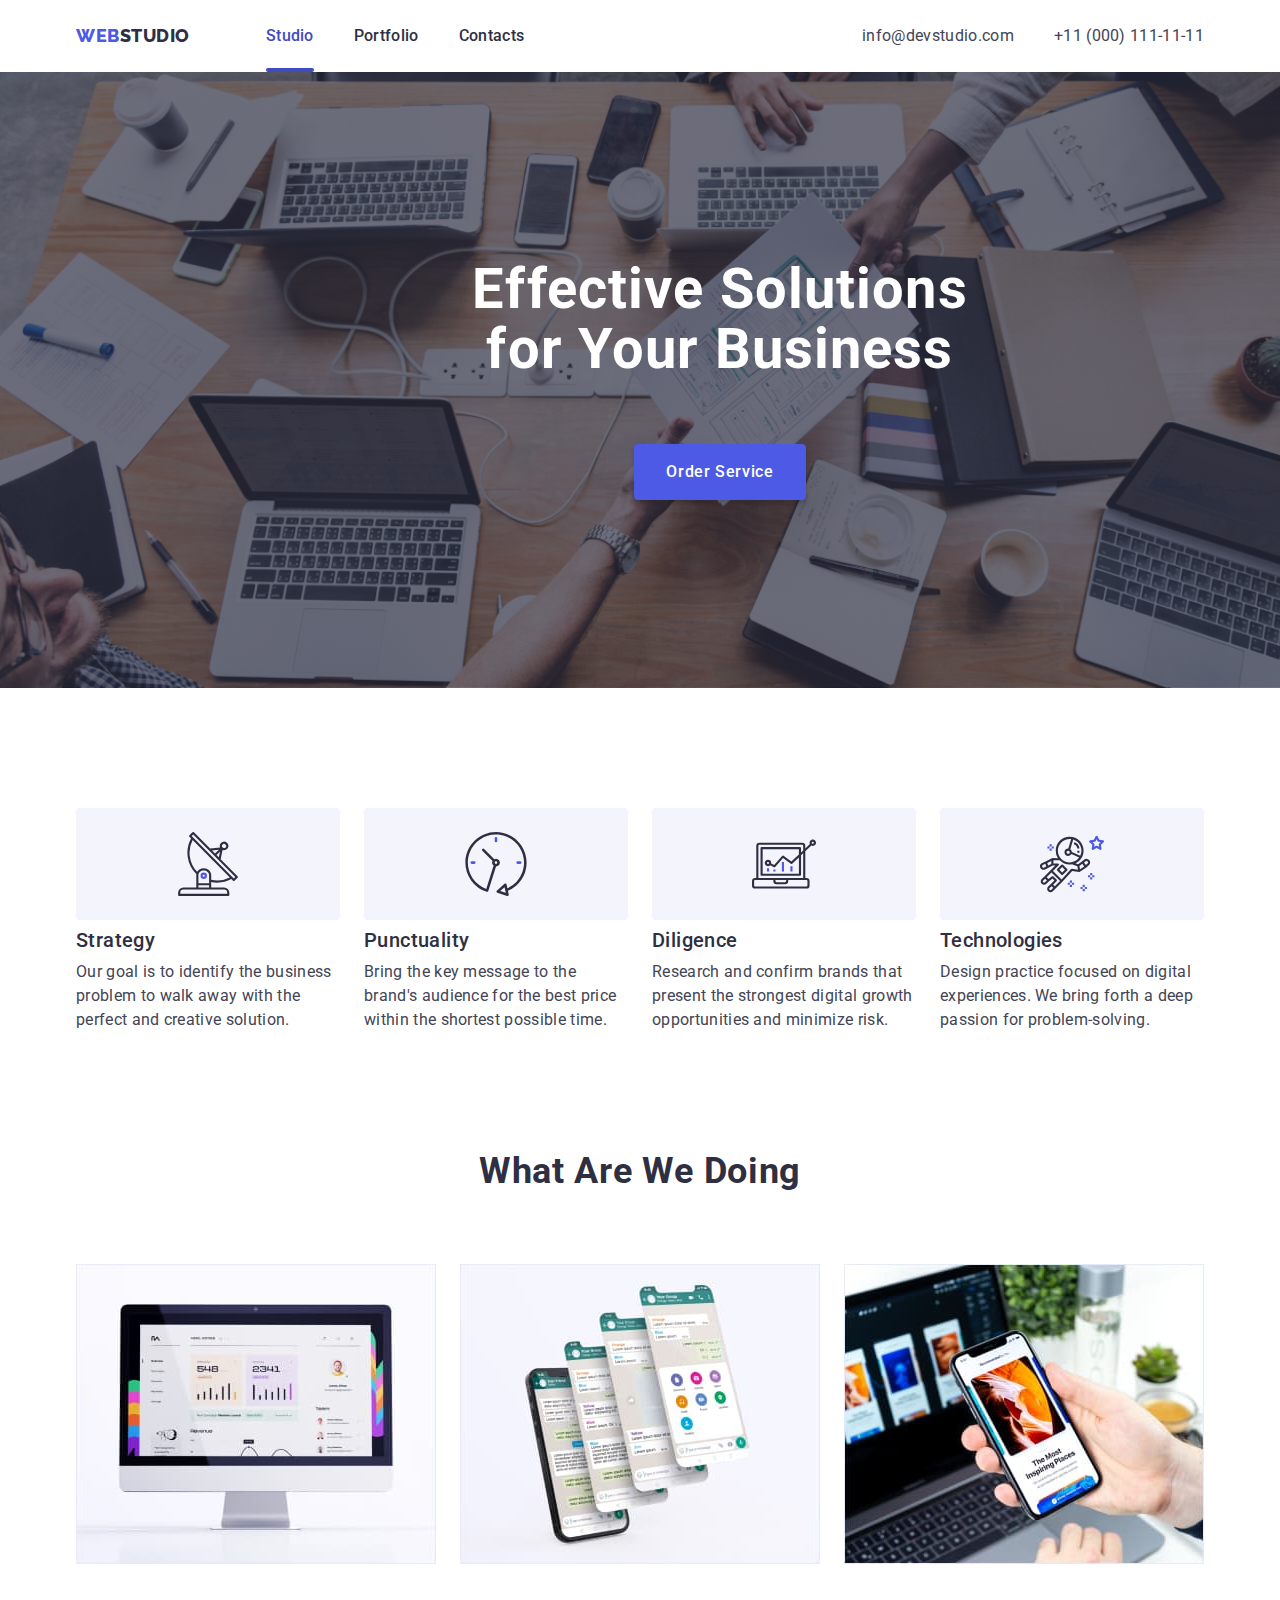
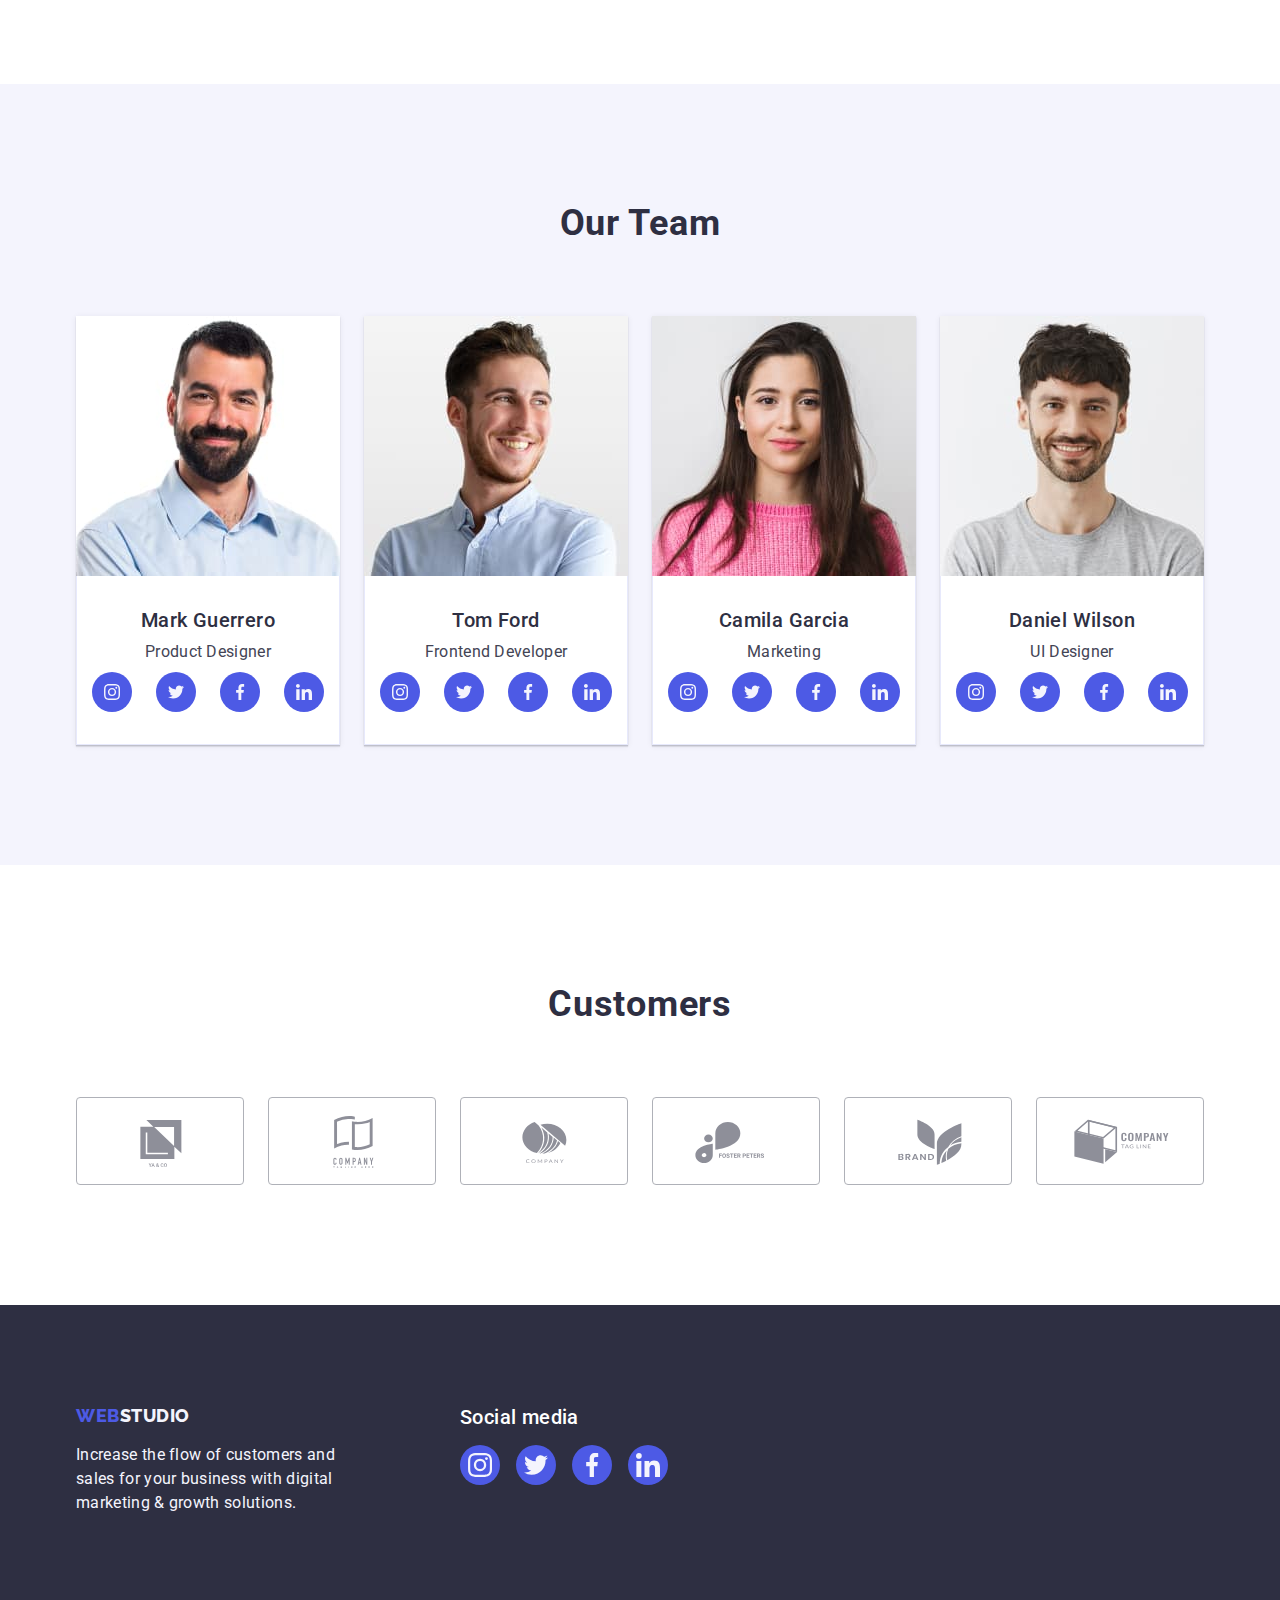
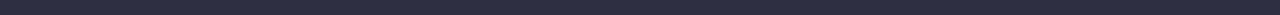
<file: index.html>
<!DOCTYPE html>
<html lang="en">
  <head>
    <meta charset="UTF-8" />
    <meta http-equiv="X-UA-Compatible" content="IE=edge" />
    <meta name="viewport" content="width=device-width, initial-scale=1.0" />
    <title>Document</title>
    <link rel="preconnect" href="https://fonts.googleapis.com" />
    <link rel="preconnect" href="https://fonts.gstatic.com" crossorigin />
    <link
      href="https://fonts.googleapis.com/css2?family=Raleway:wght@800&family=Roboto:wght@400;500;700;900&display=swap"
      rel="stylesheet"
    />
    <link
      rel="stylesheet"
      href="https://cdn.jsdelivr.net/npm/modern-normalize@1.1.0/modern-normalize.min.css"
    />
    <link rel="stylesheet" href="./css/style.css" />
  </head>
  <body>
    <header class="page-header">
      <div class="container page-header-container">
        <nav class="page-nav">
          <a href="./index.html" class="logo link"
            >Web<span class="logo-style">Studio</span></a
          >
          <ul class="menu list">
            <li class="menu-item">
              <a href="./index.html" class="menu-link menu-lin link">Studio</a>
            </li>
            <li class="menu-item">
              <a href="./portfolio.html" class="menu-link link">Portfolio</a>
            </li>
            <li class="menu-item">
              <a href="" class="menu-link link">Contacts</a>
            </li>
          </ul>
        </nav>
        <address class="link course-cleaning">
          <ul class="list addr">
            <li class="livsd">
              <a
                href="mailto:info@devstudio.com"
                class="contact-phone-number link"
                >info@devstudio.com</a
              >
            </li>
            <li>
              <a href="tel:+110001111111" class="contact-phone-number link"
                >+11 (000) 111-11-11</a
              >
            </li>
          </ul>
        </address>
      </div>
    </header>
    <main>
      <section class="hero">
        <div class="container">
          <h1 class="main-title">Effective Solutions for Your Business</h1>
          <button type="button" class="modal-btn" data-modal-open>
            Order Service
          </button>
        </div>
      </section>
      <section class="section">
        <div class="container">
          <h2 hidden class="suptitle">Business problems</h2>
          <ul class="list first-section">
            <li class="licalc">
              <div class="social-list-ic">
                <svg class="" width="64" height="64">
                  <use href="./images/icons.svg#icon-antenna"></use>
                </svg>
              </div>
              <h3 class="the-third-title">Strategy</h3>
              <p class="hero-text">
                Our goal is to identify the business problem to walk away with
                the perfect and creative solution.
              </p>
            </li>
            <li class="licalc">
              <div class="social-list-ic">
                <svg class="" width="64" height="64">
                  <use href="./images/icons.svg#icon-clock"></use>
                </svg>
              </div>
              <h3 class="the-third-title">Punctuality</h3>
              <p class="hero-text">
                Bring the key message to the brand's audience for the best price
                within the shortest possible time.
              </p>
            </li>
            <li class="licalc">
              <div class="social-list-ic">
                <svg class="" width="64" height="64">
                  <use href="./images/icons.svg#icon-diagram"></use>
                </svg>
              </div>
              <h3 class="the-third-title">Diligence</h3>
              <p class="hero-text">
                Research and confirm brands that present the strongest digital
                growth opportunities and minimize risk.
              </p>
            </li>
            <li class="licalc">
              <div class="social-list-ic">
                <svg class="" width="64" height="64">
                  <use href="./images/icons.svg#icon-astronaut"></use>
                </svg>
              </div>
              <h3 class="the-third-title">Technologies</h3>
              <p class="hero-text">
                Design practice focused on digital experiences. We bring forth a
                deep passion for problem-solving.
              </p>
            </li>
          </ul>
        </div>
      </section>
      <section class="sectionwhat">
        <div class="container">
          <h2 class="suptitle">What are we doing</h2>
          <ul class="list employees">
            <li class="employees-card">
              <img
                src="./images/images1/rect1.jpg"
                alt="computer"
                width="360"
                height="300"
              />
            </li>
            <li class="employees-card">
              <img
                src="./images/images1/rect2.jpg"
                alt="phone"
                width="360"
                height="300"
              />
            </li>
            <li class="employees-card">
              <img
                src="./images/images1/rect3.jpg"
                alt="machinery"
                width="360"
                height="300"
              />
            </li>
          </ul>
        </div>
      </section>
      <section class="section employees-section">
        <div class="container">
          <h2 class="suptitle">Our Team</h2>
          <ul class="list employees ner">
            <li class="employees-ca">
              <img
                src="./images/developers/mark-guerrero.jpg"
                alt="Mark Guerrero"
                width="264"
                height="260"
              />
              <div class="employees-card-content-wraper">
                <h3 class="the-third-title">Mark Guerrero</h3>
                <p class="employees-position">Product Designer</p>
                <ul class="social-list list">
                  <li class="social-list-item">
                    <a href="#" class="social-list-link">
                      <svg class="social-list-icon" width="16" height="16">
                        <use href="./images/icons.svg#icon-instagram"></use>
                      </svg>
                    </a>
                  </li>
                  <li class="social-list-item">
                    <a href="" class="social-list-link">
                      <svg class="social-list-icon" width="16" height="16">
                        <use href="./images/icons.svg#icon-twitter"></use>
                      </svg>
                    </a>
                  </li>
                  <li class="social-list-item">
                    <a href="" class="social-list-link">
                      <svg class="social-list-icon" width="16" height="16">
                        <use href="./images/icons.svg#icon-facebook"></use>
                      </svg>
                    </a>
                  </li>
                  <li class="social-list-item">
                    <a href="" class="social-list-link">
                      <svg class="social-list-icon" width="16" height="16">
                        <use href="./images/icons.svg#icon-linkedin"></use>
                      </svg>
                    </a>
                  </li>
                </ul>
              </div>
            </li>
            <li class="employees-ca">
              <img
                src="./images/developers/tom-ford.jpg"
                alt="Tom Ford"
                width="264"
                height="260"
              />
              <div class="employees-card-content-wraper">
                <h3 class="the-third-title">Tom Ford</h3>
                <p class="employees-position">Frontend Developer</p>
                <ul class="social-list list">
                  <li class="social-list-item">
                    <a href="#" class="social-list-link">
                      <svg class="social-list-icon" width="16" height="16">
                        <use href="./images/icons.svg#icon-instagram"></use>
                      </svg>
                    </a>
                  </li>
                  <li class="social-list-item">
                    <a href="" class="social-list-link">
                      <svg class="social-list-icon" width="16" height="16">
                        <use href="./images/icons.svg#icon-twitter"></use>
                      </svg>
                    </a>
                  </li>
                  <li class="social-list-item">
                    <a href="" class="social-list-link">
                      <svg class="social-list-icon" width="16" height="16">
                        <use href="./images/icons.svg#icon-facebook"></use>
                      </svg>
                    </a>
                  </li>
                  <li class="social-list-item">
                    <a href="" class="social-list-link">
                      <svg class="social-list-icon" width="16" height="16">
                        <use href="./images/icons.svg#icon-linkedin"></use>
                      </svg>
                    </a>
                  </li>
                </ul>
              </div>
            </li>
            <li class="employees-ca">
              <img
                src="./images/developers/camila-garcia.jpg"
                alt="Camila Garcia"
                width="264"
                height="260"
              />
              <div class="employees-card-content-wraper">
                <h3 class="the-third-title">Camila Garcia</h3>
                <p class="employees-position">Marketing</p>
                <ul class="social-list list">
                  <li class="social-list-item">
                    <a href="#" class="social-list-link">
                      <svg class="social-list-icon" width="16" height="16">
                        <use href="./images/icons.svg#icon-instagram"></use>
                      </svg>
                    </a>
                  </li>
                  <li class="social-list-item">
                    <a href="" class="social-list-link">
                      <svg class="social-list-icon" width="16" height="16">
                        <use href="./images/icons.svg#icon-twitter"></use>
                      </svg>
                    </a>
                  </li>
                  <li class="social-list-item">
                    <a href="" class="social-list-link">
                      <svg class="social-list-icon" width="16" height="16">
                        <use href="./images/icons.svg#icon-facebook"></use>
                      </svg>
                    </a>
                  </li>
                  <li class="social-list-item">
                    <a href="" class="social-list-link">
                      <svg class="social-list-icon" width="16" height="16">
                        <use href="./images/icons.svg#icon-linkedin"></use>
                      </svg>
                    </a>
                  </li>
                </ul>
              </div>
            </li>
            <li class="employees-ca">
              <img
                src="./images/developers/daniel-wilson.jpg"
                alt="Daniel Wilson"
                width="264"
                height="260"
              />
              <div class="employees-card-content-wraper ner">
                <h3 class="the-third-title">Daniel Wilson</h3>
                <p class="employees-position">UI Designer</p>
                <ul class="social-list list">
                  <li class="social-list-item">
                    <a href="#" class="social-list-link">
                      <svg class="social-list-icon" width="16" height="16">
                        <use href="./images/icons.svg#icon-instagram"></use>
                      </svg>
                    </a>
                  </li>
                  <li class="social-list-item">
                    <a href="" class="social-list-link">
                      <svg class="social-list-icon" width="16" height="16">
                        <use href="./images/icons.svg#icon-twitter"></use>
                      </svg>
                    </a>
                  </li>
                  <li class="social-list-item">
                    <a href="" class="social-list-link">
                      <svg class="social-list-icon" width="16" height="16">
                        <use href="./images/icons.svg#icon-facebook"></use>
                      </svg>
                    </a>
                  </li>
                  <li class="social-list-item">
                    <a href="" class="social-list-link">
                      <svg class="social-list-icon" width="16" height="16">
                        <use href="./images/icons.svg#icon-linkedin"></use>
                      </svg>
                    </a>
                  </li>
                </ul>
              </div>
            </li>
          </ul>
        </div>
      </section>
      <section class="section">
        <div class="container">
          <h2 class="suptitle">Customers</h2>
          <ul class="social-list list">
            <li class="social-list-item">
              <a href="#" class="social-list-cost">
                <svg class="social-list-iccost" width="104" height="56">
                  <use href="./images/icons.svg#icon-logo"></use>
                </svg>
              </a>
            </li>
            <li class="social-list-item">
              <a href="" class="social-list-cost">
                <svg class="social-list-iccost" width="104" height="56">
                  <use href="./images/icons.svg#icon-logos"></use>
                </svg>
              </a>
            </li>
            <li class="social-list-item">
              <a href="" class="social-list-cost">
                <svg class="social-list-iccost" width="104" height="56">
                  <use href="./images/icons.svg#icon-logoss"></use>
                </svg>
              </a>
            </li>
            <li class="social-list-item">
              <a href="" class="social-list-cost">
                <svg class="social-list-iccost" width="104" height="56">
                  <use href="./images/icons.svg#icon-logosss"></use>
                </svg>
              </a>
            </li>
            <li class="social-list-item">
              <a href="" class="social-list-cost">
                <svg class="social-list-iccost" width="104" height="56">
                  <use href="./images/icons.svg#icon-logossss"></use>
                </svg>
              </a>
            </li>
            <li class="social-list-item">
              <a href="" class="social-list-cost">
                <svg class="social-list-iccost" width="104" height="56">
                  <use href="./images/icons.svg#icon-logosssss"></use>
                </svg>
              </a>
            </li>
          </ul>
        </div>
      </section>
    </main>
    <footer class="footer-style">
      <div class="container social-listfut">
        <div class="futerblok">
          <a href="./index.html" class="logo link"
            >Web<span class="basement-style-logo">Studio</span></a
          >
          <p class="suptitle-theme-light">
            Increase the flow of customers and sales for your business with
            digital marketing & growth solutions.
          </p>
        </div>
        <div class="futerblok">
          <p class="the-third-titlefut">Social media</p>
          <ul class="social-listfutt list">
            <li class="social-list-itemfut">
              <a href="#" class="social-list-linkfut">
                <svg class="social-list-icon" width="24" height="24">
                  <use href="./images/icons.svg#icon-instagram"></use>
                </svg>
              </a>
            </li>
            <li class="social-list-item">
              <a href="" class="social-list-linkfut">
                <svg class="social-list-icon" width="24" height="24">
                  <use href="./images/icons.svg#icon-twitter"></use>
                </svg>
              </a>
            </li>
            <li class="social-list-item">
              <a href="" class="social-list-linkfut">
                <svg class="social-list-icon" width="24" height="24">
                  <use href="./images/icons.svg#icon-facebook"></use>
                </svg>
              </a>
            </li>
            <li class="social-list-item">
              <a href="" class="social-list-linkfut">
                <svg class="social-list-icon" width="24" height="">
                  <use href="./images/icons.svg#icon-linkedin"></use>
                </svg>
              </a>
            </li>
          </ul>
        </div>
      </div>
    </footer>
    <div class="backdrop is-hidden" data-modal>
      <div class="modal">
        <button type="batton" class="modal-close-bth" data-modal-close>
          <svg class="modal-close-bth-icon" width="8" height="8">
            <use href="./images/icons.svg#icon-smodal"></use>
          </svg>
        </button>
      </div>
    </div>
    <script src="./js/modal.js"></script>
  </body>
</html>
</file>
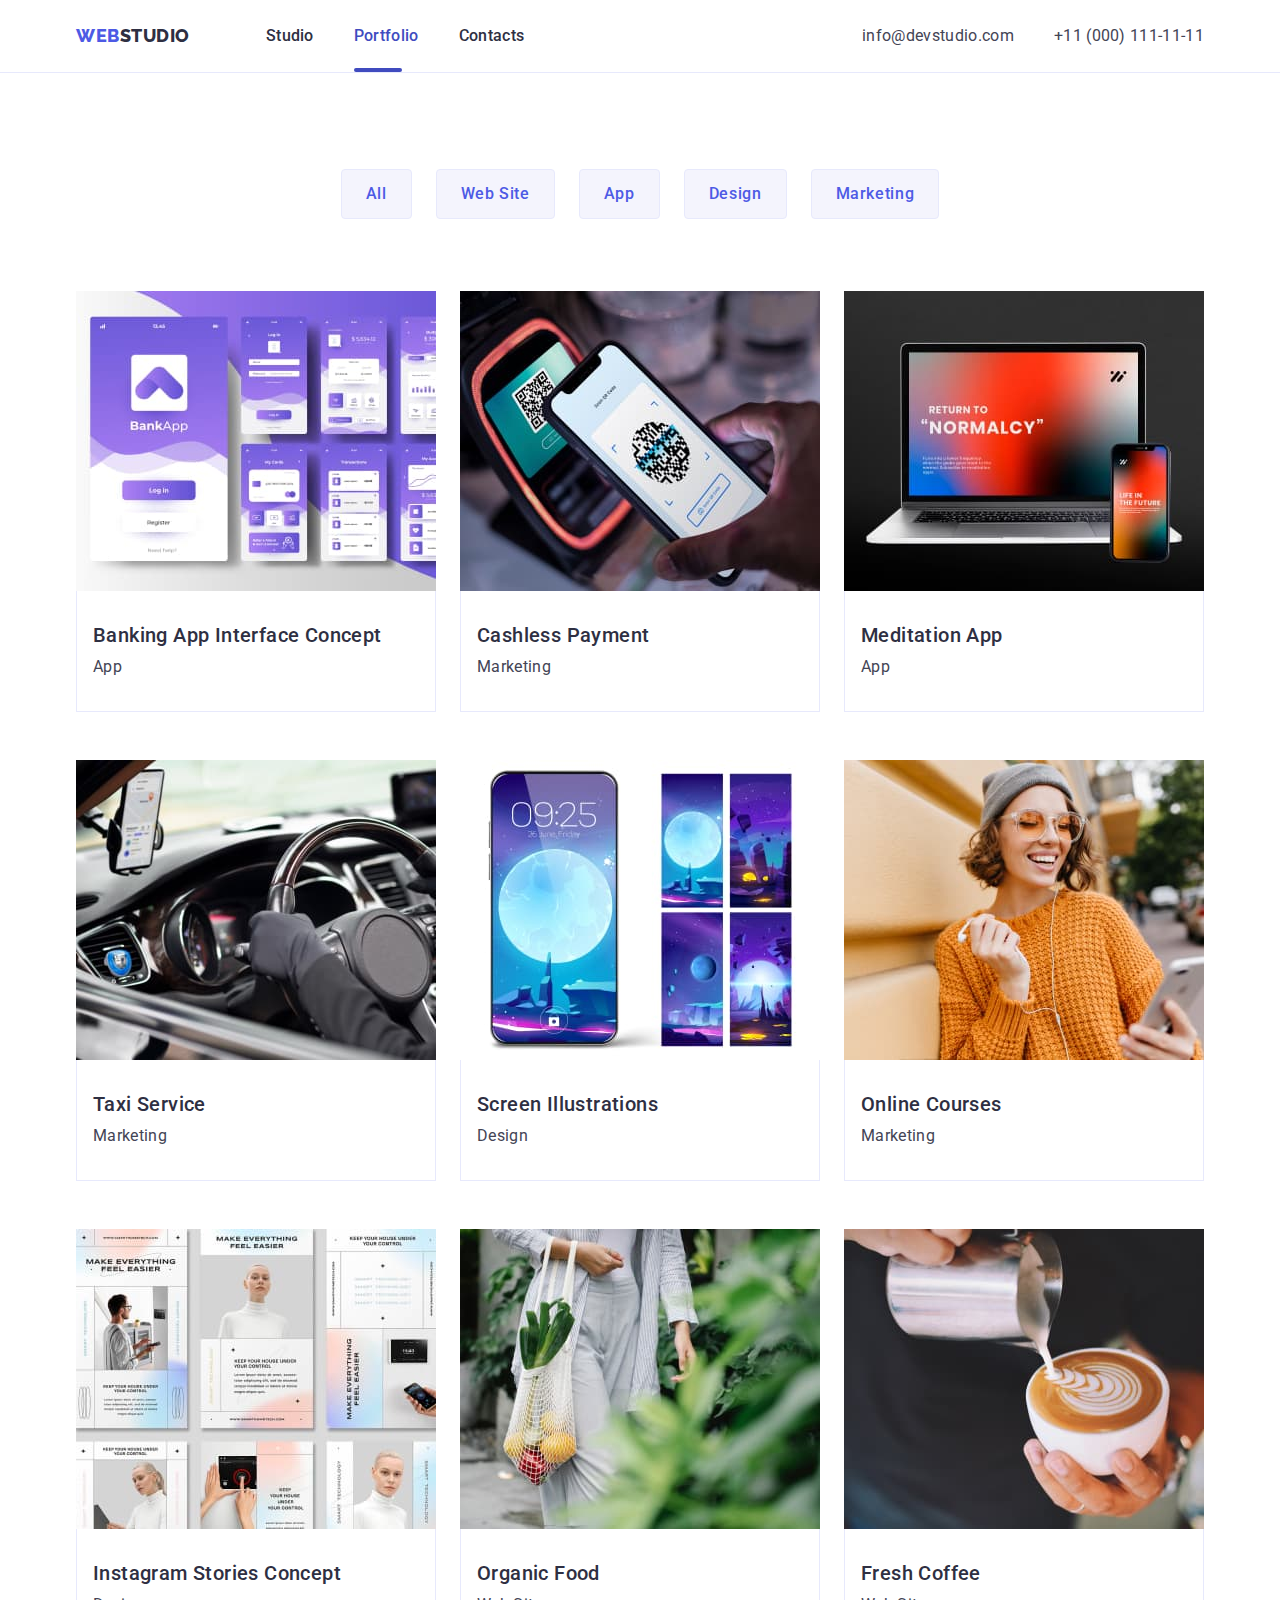
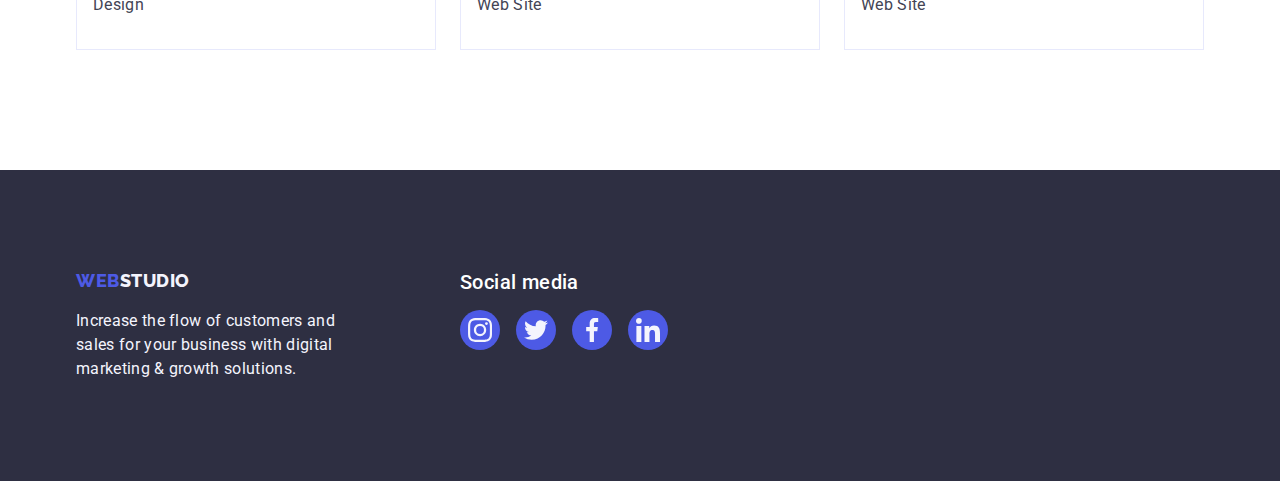
<file: portfolio.html>
<!DOCTYPE html>
<html lang="en">
  <head>
    <meta charset="UTF-8" />
    <meta http-equiv="X-UA-Compatible" content="IE=edge" />
    <meta name="viewport" content="width=device-width, initial-scale=1.0" />
    <title>Document</title>
    <link rel="preconnect" href="https://fonts.googleapis.com" />
    <link rel="preconnect" href="https://fonts.gstatic.com" crossorigin />
    <link
      href="https://fonts.googleapis.com/css2?family=Raleway:wght@800&family=Roboto:wght@400;500;700;900&display=swap"
      rel="stylesheet"
    />
    <link
      rel="stylesheet"
      href="https://cdn.jsdelivr.net/npm/modern-normalize@1.1.0/modern-normalize.min.css"
    />
    <link rel="stylesheet" href="./css/style.css" />
  </head>
  <body>
    <header class="page-header page-head">
      <div class="container page-header-container">
        <nav class="page-nav">
          <a href="./index.html" class="logo link"
            >Web<span class="logo-style">Studio</span></a
          >
          <ul class="menu list">
            <li class="menu-item">
              <a href="./index.html" class="menu-link link">Studio</a>
            </li>
            <li class="menu-item">
              <a href="./portfolio.html" class="menu-link menu-lin link"
                >Portfolio</a
              >
            </li>
            <li class="menu-item">
              <a href="./portfolio.html" class="menu-link link">Contacts</a>
            </li>
          </ul>
        </nav>
        <address class="link course-cleaning">
          <ul class="list addr">
            <li class="livsd">
              <a
                href="mailto:info@devstudio.com"
                class="contact-phone-number link"
                >info@devstudio.com</a
              >
            </li>
            <li>
              <a href="tel:+110001111111" class="contact-phone-number link"
                >+11 (000) 111-11-11</a
              >
            </li>
          </ul>
        </address>
      </div>
    </header>
    <main>
      <section class="section sect">
        <div class="container">
          <h1 class hidden>All about the site</h1>
          <ul class="list but">
            <li>
              <button type="button" class="two-buttons">All</button>
            </li>
            <li>
              <button type="button" class="two-buttons">Web Site</button>
            </li>
            <li>
              <button type="button" class="two-buttons">App</button>
            </li>
            <li>
              <button type="button" class="two-buttons">Design</button>
            </li>
            <li>
              <button type="button" class="two-buttons">Marketing</button>
            </li>
          </ul>
          <ul class="list employees">
            <li class="employees-card">
              <a href="" class="emplo link">
                <div class="team-list-img-wrapper">
                  <img
                    src="./images/portfolio/banking-app-interface-concept.jpg"
                    alt="Banking App Interface Concept"
                    width="360"
                    height="300"
                  />
                  <p class="overlay">
                    14 Stylish and User-Friendly App Design Concepts · Task
                    Manager App · Calorie Tracker App · Exotic Fruit Ecommerce
                    App · Cloud Storage App
                  </p>
                </div>

                <div class="employees-card-content-wra">
                  <h2 class="the-third-title">Banking App Interface Concept</h2>
                  <p class="hero-text">App</p>
                </div>
              </a>
            </li>
            <li class="employees-card">
              <a href="" class="emplo link">
                <div class="team-list-img-wrapper">
                  <img
                    src="./images/portfolio/cashless-payment.jpg"
                    alt="Cashless Payment"
                    width="360"
                    height="300"
                  />
                  <p class="overlay">
                    14 Stylish and User-Friendly App Design Concepts · Task
                    Manager App · Calorie Tracker App · Exotic Fruit Ecommerce
                    App · Cloud Storage App
                  </p>
                </div>

                <div class="employees-card-content-wra">
                  <h2 class="the-third-title">Cashless Payment</h2>
                  <p class="hero-text">Marketing</p>
                </div>
              </a>
            </li>
            <li class="employees-card">
              <a href="" class="emplo link">
                <div class="team-list-img-wrapper">
                  <img
                    src="./images/portfolio/meditation-app.jpg"
                    alt="Meditation App"
                    width="360"
                    height="300"
                  />
                  <p class="overlay">
                    14 Stylish and User-Friendly App Design Concepts · Task
                    Manager App · Calorie Tracker App · Exotic Fruit Ecommerce
                    App · Cloud Storage App
                  </p>
                </div>

                <div class="employees-card-content-wra">
                  <h2 class="the-third-title">Meditation App</h2>
                  <p class="hero-text">App</p>
                </div>
              </a>
            </li>
            <li class="employees-card">
              <a href="" class="emplo link">
                <div class="team-list-img-wrapper">
                  <img
                    src="./images/portfolio/taxi-service.jpg"
                    alt="Taxi Service"
                    width="360"
                    height="300"
                  />
                  <p class="overlay">
                    14 Stylish and User-Friendly App Design Concepts · Task
                    Manager App · Calorie Tracker App · Exotic Fruit Ecommerce
                    App · Cloud Storage App
                  </p>
                </div>

                <div class="employees-card-content-wra">
                  <h2 class="the-third-title">Taxi Service</h2>
                  <p class="hero-text">Marketing</p>
                </div>
              </a>
            </li>
            <li class="employees-card">
              <a href="" class="emplo link">
                <div class="team-list-img-wrapper">
                  <img
                    src="./images/portfolio/screen-illustrations.jpg"
                    alt="Screen Illustrations"
                    width="360"
                    height="300"
                  />
                  <p class="overlay">
                    14 Stylish and User-Friendly App Design Concepts · Task
                    Manager App · Calorie Tracker App · Exotic Fruit Ecommerce
                    App · Cloud Storage App
                  </p>
                </div>

                <div class="employees-card-content-wra">
                  <h2 class="the-third-title">Screen Illustrations</h2>
                  <p class="hero-text">Design</p>
                </div>
              </a>
            </li>
            <li class="employees-card">
              <a href="" class="emplo link">
                <div class="team-list-img-wrapper">
                  <img
                    src="./images/portfolio/online-courses.jpg"
                    alt="Online Courses"
                    width="360"
                    height="300"
                  />
                  <p class="overlay">
                    14 Stylish and User-Friendly App Design Concepts · Task
                    Manager App · Calorie Tracker App · Exotic Fruit Ecommerce
                    App · Cloud Storage App
                  </p>
                </div>

                <div class="employees-card-content-wra">
                  <h2 class="the-third-title">Online Courses</h2>
                  <p class="hero-text">Marketing</p>
                </div>
              </a>
            </li>
            <li class="employees-card">
              <a href="" class="emplo link">
                <div class="team-list-img-wrapper">
                  <img
                    src="./images/portfolio/instagram-stories-concept.jpg"
                    alt="Instagram Stories Concept"
                    width="360"
                    height="300"
                  />
                  <p class="overlay">
                    14 Stylish and User-Friendly App Design Concepts · Task
                    Manager App · Calorie Tracker App · Exotic Fruit Ecommerce
                    App · Cloud Storage App
                  </p>
                </div>

                <div class="employees-card-content-wra">
                  <h2 class="the-third-title">Instagram Stories Concept</h2>
                  <p class="hero-text">Design</p>
                </div>
              </a>
            </li>
            <li class="employees-card">
              <a href="" class="emplo link">
                <div class="team-list-img-wrapper">
                  <img
                    src="./images/portfolio/organic-food.jpg"
                    alt="Organic Food"
                    width="360"
                    height="300"
                  />
                  <p class="overlay">
                    14 Stylish and User-Friendly App Design Concepts · Task
                    Manager App · Calorie Tracker App · Exotic Fruit Ecommerce
                    App · Cloud Storage App
                  </p>
                </div>

                <div class="employees-card-content-wra">
                  <h2 class="the-third-title">Organic Food</h2>
                  <p class="hero-text">Web Site</p>
                </div>
              </a>
            </li>
            <li class="employees-card">
              <a href="" class="emplo link">
                <div class="team-list-img-wrapper">
                  <img
                    src="./images/portfolio/fresh-coffee.jpg"
                    alt="Fresh Coffee"
                    width="360"
                    height="300"
                  />
                  <p class="overlay">
                    14 Stylish and User-Friendly App Design Concepts · Task
                    Manager App · Calorie Tracker App · Exotic Fruit Ecommerce
                    App · Cloud Storage App
                  </p>
                </div>

                <div class="employees-card-content-wra">
                  <h2 class="the-third-title">Fresh Coffee</h2>
                  <p class="hero-text">Web Site</p>
                </div>
              </a>
            </li>
          </ul>
        </div>
      </section>
    </main>
    <footer class="footer-style">
      <div class="container social-listfut">
        <div class="futerblok">
          <a href="./index.html" class="logo link"
            >Web<span class="basement-style-logo">Studio</span></a
          >
          <p class="suptitle-theme-light">
            Increase the flow of customers and sales for your business with
            digital marketing & growth solutions.
          </p>
        </div>
        <div class="futerblok">
          <p class="the-third-titlefut">Social media</p>
          <ul class="social-listfutt list">
            <li class="social-list-itemfut">
              <a href="#" class="social-list-linkfut">
                <svg class="social-list-icon" width="24" height="24">
                  <use href="./images/icons.svg#icon-instagram"></use>
                </svg>
              </a>
            </li>
            <li class="social-list-item">
              <a href="" class="social-list-linkfut">
                <svg class="social-list-icon" width="24" height="24">
                  <use href="./images/icons.svg#icon-twitter"></use>
                </svg>
              </a>
            </li>
            <li class="social-list-item">
              <a href="" class="social-list-linkfut">
                <svg class="social-list-icon" width="24" height="24">
                  <use href="./images/icons.svg#icon-facebook"></use>
                </svg>
              </a>
            </li>
            <li class="social-list-item">
              <a href="" class="social-list-linkfut">
                <svg class="social-list-icon" width="24" height="">
                  <use href="./images/icons.svg#icon-linkedin"></use>
                </svg>
              </a>
            </li>
          </ul>
        </div>
      </div>
    </footer>
  </body>
</html>
</file>
<file: css/style.css>
:root{
    --main-font:'Roboto', sans-serif;
    --font-family-logo:'Raleway', sans-serif;
    --accent-color:#404BBF;
    --contact-color: #434455;
    --button-font-color: #FFFFFF;
    --subtitle-color:#2E2F42;
    --fill-text-color:#F4F4FD;
    --color-different-style:#4D5AE5;
    --cont-col: #E7E9FC;
    --modal-icon: #2E2F42;
    --modal: #FCFCFC;
    --social-iccos: #8E8F99;
    --social-cos: #AFB1B8;
    --fut-hov-icon: #31D0AA;
}
/*скидання початкових відступів*/
h1,h2,h3,h4,p{
    margin-top: 0;
    margin-bottom: 0;
}
ol,ul{
margin-top: 0;
margin-bottom: 0;
padding-left: 0;
}
img{
    display: block;
}
button{
    cursor: pointer;
}
a{
    display: block;
}
/*----------------------------------------------*/

.list{
    list-style: none;
}
.link{
    text-decoration: none;
}

body{
font-family: var(--main-font);
font-weight: 400;
color:var(--contact-color);
}
.container {
    width: 1158px;
    margin-left: auto;
    margin-right: auto;
    padding-left: 15px;
    padding-right: 15px;
}
.page-header-container{
    display: flex; 
    align-items: center;  
    justify-content: space-between;

}
.page-nav{
    display: flex;
    align-items: center;

}
.page-head{
        border-bottom: 1px solid var(--cont-col);
}
.menu{
    display: flex;
}
.addr{
    display: flex;
}

.menu-item:not(:last-child){
    margin-right: 40px;
}
.page-header{
    padding-top: 24px;
    padding-bottom: 24px;
}


.employees{
    display: flex; 
    flex-wrap: wrap;
    gap: 48px 24px;
}

.employees-ca {
box-shadow: 0px 1px 6px rgba(46, 47, 66, 0.08), 0px 1px 1px rgba(46, 47, 66, 0.16), 0px 2px 1px rgba(46, 47, 66, 0.08);
}
.emplo{
    display: block;
    transition: box-shadow 250ms cubic-bezier(0.4, 0, 0.2, 1);
}
.emplo:hover,
.emplo:focus{
box-shadow: 0px 1px 6px rgba(46, 47, 66, 0.08), 0px 1px 1px rgba(46, 47, 66, 0.16), 0px 2px 1px rgba(46, 47, 66, 0.08);
}


.employees-section{
background-color: var(--fill-text-color);
}

.employees-card-content-wraper{
 border: 1px solid var(--cont-col);   
 border-top: none;
padding-top: 32px;
padding-bottom: 32px;
background-color: var(--button-font-color);
}
.employees-card-content-wra {
    border: 1px solid var(--cont-col);
    border-top: none;
    padding-left: 16px;
    padding-top: 32px;
    padding-bottom: 32px;
    width: 360px;
}

.ner{
    text-align: center;
}

.section{
padding-top: 120px;
padding-bottom: 120px;
}
.sectionwhat{
padding-bottom: 120px;
}
.but{
    display: flex;
    justify-content: center;
    margin-bottom: 72px;
    gap: 24px;
}

.first-section{
    display: flex;
    gap: 24px;
}
.first-sectionfut {
    display: flex;
    gap: 120px;
}
.sect{
    padding-top: 96px;
}
.licalc{
flex-basis: calc((100% - 72px) / 4);
}
.licalcsekost{
flex-basis: calc((100% - 360px) / 3);
}
.social-list-item{
flex-basis: calc((100% - 120px) / 6);
}


/*--
---------------HEADER----------------------------*/
.menu-link {
    font-weight: 500;
    font-size: 16px;
    line-height: 1.5;
    letter-spacing: 0.02em;
    color: var(--subtitle-color);
    transition: color 250ms cubic-bezier(0.4, 0, 0.2, 1);
}

.menu-link:hover,
.menu-link:focus {
    color: var(--accent-color);
}
.menu-item{
    position: relative;
}
.menu-lin{
    color: var(--accent-color);
    position: relative;
    
}
.menu-lin::after {
    content: '';
   position: absolute;
    display: flex;
    width: 48px;
    height: 4px;
    background-color: var(--accent-color);
    border-radius: 2px;
    margin-top: 20px;
}


.contact-phone-number {
    font-size: 16px;
    line-height: 1.5;
    letter-spacing: 0.02em;
    color: var(--contact-color);
    font-style: normal; 
    transition: color 250ms cubic-bezier(0.4, 0, 0.2, 1);  
}
.livsd{
margin-right: 40px;
}

.contact-phone-number:hover,
.contact-phone-number:focus {
    color: var(--accent-color);
}
/*-----------------/HEADER----------------------------*/
/*-----------------HERO----------------------------*/
.main-title{
    font-weight: 700;
    font-size: 56px;
    line-height: 1.07;
    letter-spacing: 0.02em;
    color: var(--button-font-color);
    margin-bottom: 64px;
    max-width: 496px;
    margin-left: auto;
    margin-right: auto;
    text-align: center;
}

.suptitle-theme-dark{
color:var(--contact-color);
}
.suptitle-theme-light{
    font-size: 16px;
        line-height: 1.5;
        letter-spacing: 0.02em;
        color: var(--fill-text-color);
        margin-top: 17.5px;

}

.futerblok{
    max-width: 264px;
}
/*-----------------/HERO----------------------------*/

/*-----------------COMPONENTS----------------------------*/
.modal-btn {
    display: block;
    margin-left: auto;
    margin-right: auto;
    text-align: center;
    min-width: 169px;
    font-family: 'Roboto', sans-serif;
    font-weight: 500;
    border: none;
    font-size: 16px;
    line-height: 1.5;
    letter-spacing: 0.04em;
    color:var(--button-font-color);
    background-color: var(--color-different-style);
    border-radius: 4px;
    padding: 16px 32px;
    box-shadow: 0px 4px 4px rgba(0, 0, 0, 0.15);
    transition: background-color 250ms cubic-bezier(0.4, 0, 0.2, 1);
}
.modal-btn:hover,
.modal-btn:focus {
    background-color:var(--accent-color);
}

.hero-text{
    font-size: 16px;
    line-height: 1.5;
    letter-spacing: 0.02em;
    color: var(--contact-color);
}
.social-list {
    display: flex;
    justify-content: center;
    gap: 24px;
}
.social-listfutt {
    display: flex;
    justify-content: center;
    gap: 16px;
}
.social-listfut{
    display: flex;
        gap: 120px;
}

.social-list-link {
    display: flex;
    justify-content: center;
    align-items: center;
    width: 40px;
    height: 40px;
    border-radius: 50%;
    background-color: var(--color-different-style);
    transition: background-color 250ms cubic-bezier(0.4, 0, 0.2, 1);
}
.social-list-link:hover,
.social-list-link:focus{
    background-color: var(--accent-color);
}
.social-list-linkfut {
    display: flex;
    justify-content: center;
    align-items: center;
    width: 40px;
    height: 40px;
    border-radius: 50%;
    background-color: var(--color-different-style);
    transition: background-color 250ms cubic-bezier(0.4, 0, 0.2, 1);
}
.social-list-itemfut{
flex-basis: calc((100% - 48px) / 4);
}
.social-list-linkfut:hover,
.social-list-linkfut:focus{
background-color: var(--fut-hov-icon);
}
.social-list-icon{
    fill: var(--fill-text-color);
}

.social-list-ic{
    display: flex;
    justify-content: center;
    align-items: center;
    height: 112px;
    border-radius: 4px;
    background-color: var(--fill-text-color);
    margin-bottom: 8px;
   
}
.social-list-cost {
    display: flex;
    justify-content: center;
    align-items: center;
    height: 88px;
    border: 1px solid var(--social-cos);
    border-radius: 4px;
    background-color: var(--button-font-color);

}
.social-list-iccost{
fill: var(--social-iccos);
    transition: fill 250ms cubic-bezier(0.4, 0, 0.2, 1);
}
.social-list-cost:hover,
.social-list-cost:focus{
border: 1px solid var(--accent-color);
}
.social-list-cost:hover .social-list-iccost,
.social-list-cost:focus .social-list-iccost {
fill: var(--accent-color);
}

.employees-position{
    font-size: 16px;
        line-height: 1.5;
        letter-spacing: 0.02em;
        color: var(--contact-color);
        margin-bottom: 8px;
}


.suptitle {
    font-weight: 700;
    font-size: 36px;
    line-height: 1.11;
    text-align: center;
    letter-spacing: 0.02em;
    text-transform: capitalize;
    color:var(--subtitle-color);
    margin-bottom: 72px;
}
.the-third-title{
        font-weight: 500;
        font-size: 20px;
        line-height: 1.2;
        letter-spacing: 0.02em;
        color:var(--subtitle-color);
        margin-bottom: 8px;
}
.the-third-titlefut {
    font-weight: 500;
    font-size: 20px;
    line-height: 1.2;
    letter-spacing: 0.02em;
    color: var(--button-font-color);
    margin-bottom: 16px;
}
.button-color-first{
    color: var(--button-font-color);
    background-color:var(--accent-color);
}
.logo{
    font-family: var(--font-family-logo);
        font-weight: 800;
        font-size: 18px;
        line-height: 1.17;
        letter-spacing: 0.03em;
        text-transform: uppercase;
        color: var(--color-different-style);
        margin-right: 76px;
        
}
.logo-style{
    color: var(--subtitle-color);
}
.basement-style-logo{
    color:var(--fill-text-color);
}
.hero{
    padding-top: 188px;
    padding-bottom: 188px;
    background-color: var(--subtitle-color);
    background-image: linear-gradient(rgba(46, 47, 66, 0.7), rgba(46, 47, 66, 0.7)), url("../images/hero/bg.jpg");
    background-size: cover;
    width: 1440px;
    margin-left: auto;
    margin-right: auto;
    background-position: center;
    background-repeat: no-repeat;
}
.footer-style{
    padding: 100px 0;
    background-color: var(--subtitle-color);  
}
.course-cleaning{
    font-style: normal;
}
.two-buttons{
    padding: 12px 24px;
    border: 1px solid var(--cont-col);
    border-radius: 4px;
    font-family: "Roboto", sans-serif;
    font-weight: 500;
    font-size: 16px;
    line-height: 1.5;
    text-align: center;
    letter-spacing: 0.04em;
    color:var(--color-different-style);
    background-color: var(--fill-text-color);
    transition: background-color 250ms cubic-bezier(0.4, 0, 0.2, 1), box-shadow 250ms cubic-bezier(0.4, 0, 0.2, 1), color 250ms cubic-bezier(0.4, 0, 0.2, 1), border-color 250ms cubic-bezier(0.4, 0, 0.2, 1);
}
.two-buttons:hover,
.two-buttons:focus{
color: var(--button-font-color);
background-color: var(--accent-color);
border-color: var(--accent-color);
box-shadow: 0px 3px 1px rgba(0, 0, 0, 0.1), 0px 2px 1px rgba(0, 0, 0, 0.08), 0px 2px 2px rgba(0, 0, 0, 0.12);
}
/*-----------------/COMPONENTS----------------------------*/
.overlay{
    position: absolute;
    top: 0;
    left: 0;
    width: 100%;
    height: 100%;
    overflow: auto;
    transform: translate(0, 100%);
    font-size: 16px;
    padding: 40px 32px 0 32px;
    line-height: 24px;
    color: var(--fill-text-color);
    background-color: var(--color-different-style);
    transition: transform 250ms cubic-bezier(0.4, 0, 0.2, 1);
}
.team-list-img-wrapper{
    position: relative;
    overflow: hidden;
}
.emplo:hover .overlay,
 emplo:focus .overlay{
    transform: translate(0, 0);

}
/*-----------------modal-window----------------------------*/
.backdrop{
position: fixed;
top: 0;
left: 0;
z-index: 100;
width: 100%;
height: 100%;
opacity: 1;
background-color: rgba(46, 47, 66, 0.4);
transition: opacity 250ms cubic-bezier(0.4, 0, 0.2, 1), visibility 250ms cubic-bezier(0.4, 0, 0.2, 1);
}
.backdrop.is-hidden{
visibility: hidden;
opacity: 0;
pointer-events: none;

}
.modal{
    position: absolute;
    top: 50%;
    left: 50%;
    transform: translate(-50%, -50%) scale(1);
    transition: transform 250ms cubic-bezier(0.4, 0, 0.2, 1);
    width: 408px;
    height: 576px;
    background-color: var(--modal);
}
.modal-close-bth{
    position: absolute;
    top: 24px;
    right: 24px;
    display: flex;
    justify-content: center;
    align-items: center;
    width: 24px;
    height: 24px;
    border-radius: 50%;
    background-color: var(--cont-col);
    border: 1px solid rgba(0, 0, 0, 0.1);
    transition: border-color 250ms cubic-bezier(0.4, 0, 0.2, 1), background-color 250ms cubic-bezier(0.4, 0, 0.2, 1);
    padding: 0;
}
.modal-close-bth-icon{
    fill: var(--modal-icon);
    transition: fill 250ms cubic-bezier(0.4, 0, 0.2, 1);
}
.modal-close-bth:hover,
.modal-close-bth:focus{
border-color: rgba(0, 0, 0, 0.1);  
background-color: var(--accent-color);  
}
.modal-close-bth:hover .modal-close-bth-icon,
.modal-close-bth:focus .modal-close-bth-icon {
    fill: var(--button-font-color);
}

/*-----------------/modal-window----------------------------*/
</file>
